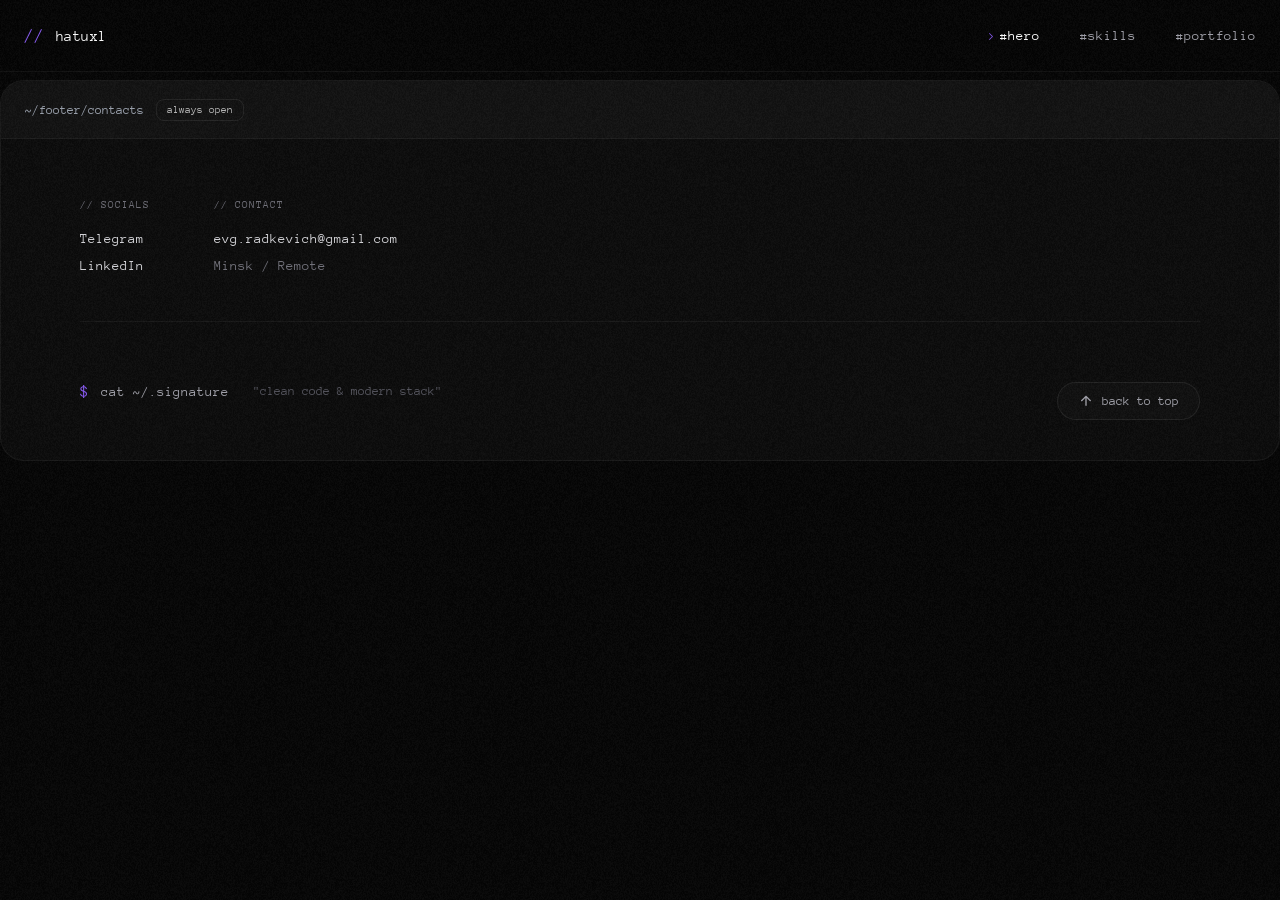
<file: index.html>
<!DOCTYPE html>
<html lang="">
  <head>
    <meta charset="UTF-8">
    <link rel="icon" href="/favicon.ico">
    <meta name="viewport" content="width=device-width, initial-scale=1.0">
    <title>hatuxl</title>
    <script type="module" crossorigin src="/assets/index-CPjkvCEQ.js"></script>
    <link rel="stylesheet" crossorigin href="/assets/index-Dpg976ES.css">
  </head>
  <body>
    <div id="app"></div>
  </body>
</html>
</file>
<file: assets/index-Dpg976ES.css>
@import "https://fonts.googleapis.com/css2?family=Anonymous+Pro:ital,wght@0,400;0,700;1,400;1,700&family=Space+Mono:ital,wght@0,400;0,700;1,400;1,700&display=swap";.header{z-index:100;-webkit-backdrop-filter:blur(16px);backdrop-filter:blur(16px);background:#050505d9;border-bottom:1px solid #ffffff0d;width:100%;height:72px;position:fixed;top:0}.header__container{justify-content:space-between;align-items:center;max-width:1400px;height:100%;margin:0 auto;padding:0 24px;display:flex}.header__logo{align-items:center;gap:12px;text-decoration:none;display:flex}.header__mark{color:#8b5cf6;font-size:18px;animation:.4s steps(2,end) infinite noiseShift}.header__name{color:#fff;letter-spacing:.03em;font-size:15px;font-weight:500}.header__nav{gap:40px;display:flex}@media screen and (width<=768px){.header__nav{gap:20px}}.header__link{color:#a1a1aa;background:unset;cursor:pointer;border:none;outline:none;font-size:14px;font-weight:500;text-decoration:none;transition:all .3s;position:relative}.header__link:before{content:">";color:#8b5cf6;opacity:0;width:4px;height:4px;transition:all .4s cubic-bezier(.16,1,.3,1);position:absolute;left:-10px;transform:translate(-50%)}.header__link:hover,.header__link--active{color:#fff}.header__link:hover:before,.header__link--active:before{opacity:1;animation:1s ease-in-out infinite glowPulse}@keyframes glowPulse{0%{opacity:.4}50%{opacity:1}to{opacity:.4}}@keyframes noiseShift{0%{transform:translate(0)}25%{transform:translate(-1%,1%)}50%{transform:translate(1%,-1%)}75%{transform:translate(1%,1%)}to{transform:translate(0)}}.footer[data-v-0d81d062]{margin-top:40px;padding:40px 0 60px}@media screen and (width<=768px){.footer[data-v-0d81d062]{margin-top:0;padding:0}}.footer__container[data-v-0d81d062]{max-width:1400px;margin:0 auto}.footer__window[data-v-0d81d062]{background:#0b0b0b;border:1px solid #ffffff0d;border-radius:24px;overflow:hidden}@media screen and (width<=768px){.footer__window[data-v-0d81d062]{border-radius:0}}.footer__header[data-v-0d81d062]{background:#111;border-bottom:1px solid #ffffff0d;align-items:center;gap:12px;height:58px;padding:0 24px;display:flex}.footer__path[data-v-0d81d062]{color:#9ca3af;font-size:13px}.footer__badge[data-v-0d81d062]{color:#b4b4b4;border:1px solid #ffffff14;border-radius:8px;padding:4px 10px;font-size:11px}.footer__content[data-v-0d81d062]{max-width:1200px;margin:0 auto;padding:60px 40px 40px}.footer__main[data-v-0d81d062]{border-bottom:1px solid #ffffff0d;flex-wrap:wrap;justify-content:space-between;gap:48px;margin-bottom:60px;padding-bottom:48px;display:flex}.footer__info[data-v-0d81d062]{flex:1;min-width:200px}.footer__terminal[data-v-0d81d062]{align-items:center;gap:12px;margin-bottom:20px;display:flex}.footer__prompt[data-v-0d81d062]{color:#8b5cf6;font-size:16px;font-weight:500}.footer__command[data-v-0d81d062]{color:#a1a1aa;font-size:14px}.footer__status[data-v-0d81d062]{color:#4ade80;background:#22c55e1a;border:1px solid #22c55e33;border-radius:40px;align-items:center;gap:10px;padding:8px 16px;font-size:14px;display:inline-flex}.footer__status-dot[data-v-0d81d062]{background:#22c55e;border-radius:50%;width:8px;height:8px;animation:2s infinite pulse-0d81d062}.footer__links[data-v-0d81d062]{flex-wrap:wrap;gap:64px;display:flex}.footer__column[data-v-0d81d062]{flex-direction:column;gap:12px;display:flex}.footer__label[data-v-0d81d062]{color:#71717a;letter-spacing:1px;margin-bottom:8px;font-size:11px}.footer__link[data-v-0d81d062]{color:#d4d4d8;font-size:14px;text-decoration:none;transition:all .2s}.footer__link[data-v-0d81d062]:hover{color:#8b5cf6;transform:translate(4px)}.footer__text[data-v-0d81d062]{color:#71717a;font-size:14px}.footer__bottom[data-v-0d81d062]{flex-wrap:wrap;justify-content:space-between;align-items:center;gap:24px;display:flex}.footer__signature[data-v-0d81d062]{color:#52525b;margin-left:12px;font-size:13px}.footer__back[data-v-0d81d062]{color:#a1a1aa;cursor:pointer;background:#ffffff05;border:1px solid #ffffff14;border-radius:40px;align-items:center;gap:8px;padding:10px 20px;font-size:13px;transition:all .3s;display:inline-flex}.footer__back[data-v-0d81d062]:hover{color:#8b5cf6;border-color:#8b5cf6;transform:translateY(-2px)}@keyframes pulse-0d81d062{0%,to{opacity:1}50%{opacity:.4}}@media (width<=768px){.footer__main[data-v-0d81d062]{flex-direction:column}.footer__links[data-v-0d81d062]{gap:32px}.footer__bottom[data-v-0d81d062]{flex-direction:column;align-items:flex-start}.footer__content[data-v-0d81d062]{padding:40px 24px 32px}}*{box-sizing:border-box;margin:0;padding:0;font-family:Anonymous Pro,monospace}html{scroll-behavior:smooth;scroll-padding-top:50px;font-family:Anonymous Pro,monospace;font-style:normal;font-weight:400}body{color:#fff;background-color:#050505}body:before{content:"";pointer-events:none;opacity:.3;z-index:99999998;background-image:url(/assets/noise-CTRzrg1P.webp);background-repeat:repeat;background-size:257px;display:block;position:fixed;inset:0}@keyframes ani-your_css_selector_here{0%{--y-0:93%;--s-start-0:14.49%;--s-end-0:72%;--c-0:#000;--x-0:93%;--x-1:26%;--c-1:#000;--s-start-1:0%;--s-end-1:45%;--y-1:9%;--y-2:79%;--s-start-2:2.92537%;--s-end-2:22.3889%;--x-2:15%;--c-2:#2a068459;--x-3:40%;--c-3:#0077ff80;--y-3:104%;--s-start-3:3.98535%;--s-end-3:47.5803%;--x-4:0%;--c-4:#1a3d9e;--y-4:60%;--s-start-4:2.3912%;--s-end-4:29.3077%;--x-5:92%;--c-5:#261d5d;--y-5:37%;--s-start-5:2.92537%;--s-end-5:22.3889%;--x-6:101%;--c-6:#0077ff30;--y-6:16%;--s-start-6:13.1736%;--s-end-6:31.7473%;--s-start-7:1%;--s-end-7:31%;--y-7:13%;--x-7:90%;--c-7:#1245fd;--c-8:#51e1c052;--x-8:104%;--y-8:56%;--s-start-8:3.98535%;--s-end-8:13.103%;--x-9:97%;--c-9:#0a2c6b2e;--y-9:19%;--s-start-9:18.5971%;--s-end-9:31%}to{--y-0:9%;--s-start-0:2.3912%;--s-end-0:43.9021%;--c-0:#000;--x-0:7%;--x-1:96%;--c-1:#000;--s-start-1:9%;--s-end-1:54.8056%;--y-1:93%;--y-2:103%;--s-start-2:3%;--s-end-2:26.7228%;--x-2:-2%;--c-2:#50e2c0;--x-3:33%;--c-3:#00ffff42;--y-3:82%;--s-start-3:2.3912%;--s-end-3:32.069%;--x-4:37%;--c-4:#083e7d94;--y-4:81%;--s-start-4:4.40643%;--s-end-4:37.2353%;--x-5:54%;--c-5:#8b12fd4f;--y-5:99%;--s-start-5:3%;--s-end-5:32.5371%;--x-6:104%;--c-6:#5e00ff26;--y-6:43%;--s-start-6:6%;--s-end-6:42.5011%;--s-start-7:5%;--s-end-7:13.1011%;--y-7:-16%;--x-7:104%;--c-7:#4e2650;--c-8:#00ffff1c;--x-8:97%;--y-8:30%;--s-start-8:2.3912%;--s-end-8:27.1418%;--x-9:78%;--c-9:#0a2c6b96;--y-9:4%;--s-start-9:5%;--s-end-9:21.3216%}}@property --y-0{syntax:"<percentage>";inherits:false;initial-value:93%}@property --s-start-0{syntax:"<percentage>";inherits:false;initial-value:14.49%}@property --s-end-0{syntax:"<percentage>";inherits:false;initial-value:72%}@property --c-0{syntax:"<color>";inherits:false;initial-value:#000}@property --x-0{syntax:"<percentage>";inherits:false;initial-value:93%}@property --x-1{syntax:"<percentage>";inherits:false;initial-value:26%}@property --c-1{syntax:"<color>";inherits:false;initial-value:#000}@property --s-start-1{syntax:"<percentage>";inherits:false;initial-value:0%}@property --s-end-1{syntax:"<percentage>";inherits:false;initial-value:45%}@property --y-1{syntax:"<percentage>";inherits:false;initial-value:9%}@property --y-2{syntax:"<percentage>";inherits:false;initial-value:79%}@property --s-start-2{syntax:"<percentage>";inherits:false;initial-value:2.92537%}@property --s-end-2{syntax:"<percentage>";inherits:false;initial-value:22.3889%}@property --x-2{syntax:"<percentage>";inherits:false;initial-value:15%}@property --c-2{syntax:"<color>";inherits:false;initial-value:#2a068459}@property --x-3{syntax:"<percentage>";inherits:false;initial-value:40%}@property --c-3{syntax:"<color>";inherits:false;initial-value:#0077ff80}@property --y-3{syntax:"<percentage>";inherits:false;initial-value:104%}@property --s-start-3{syntax:"<percentage>";inherits:false;initial-value:3.98535%}@property --s-end-3{syntax:"<percentage>";inherits:false;initial-value:47.5803%}@property --x-4{syntax:"<percentage>";inherits:false;initial-value:0%}@property --c-4{syntax:"<color>";inherits:false;initial-value:#1a3d9e}@property --y-4{syntax:"<percentage>";inherits:false;initial-value:60%}@property --s-start-4{syntax:"<percentage>";inherits:false;initial-value:2.3912%}@property --s-end-4{syntax:"<percentage>";inherits:false;initial-value:29.3077%}@property --x-5{syntax:"<percentage>";inherits:false;initial-value:92%}@property --c-5{syntax:"<color>";inherits:false;initial-value:#261d5d}@property --y-5{syntax:"<percentage>";inherits:false;initial-value:37%}@property --s-start-5{syntax:"<percentage>";inherits:false;initial-value:2.92537%}@property --s-end-5{syntax:"<percentage>";inherits:false;initial-value:22.3889%}@property --x-6{syntax:"<percentage>";inherits:false;initial-value:101%}@property --c-6{syntax:"<color>";inherits:false;initial-value:#0077ff30}@property --y-6{syntax:"<percentage>";inherits:false;initial-value:16%}@property --s-start-6{syntax:"<percentage>";inherits:false;initial-value:13.1736%}@property --s-end-6{syntax:"<percentage>";inherits:false;initial-value:31.7473%}@property --s-start-7{syntax:"<percentage>";inherits:false;initial-value:1%}@property --s-end-7{syntax:"<percentage>";inherits:false;initial-value:31%}@property --y-7{syntax:"<percentage>";inherits:false;initial-value:13%}@property --x-7{syntax:"<percentage>";inherits:false;initial-value:90%}@property --c-7{syntax:"<color>";inherits:false;initial-value:#1245fd}@property --c-8{syntax:"<color>";inherits:false;initial-value:#51e1c052}@property --x-8{syntax:"<percentage>";inherits:false;initial-value:104%}@property --y-8{syntax:"<percentage>";inherits:false;initial-value:56%}@property --s-start-8{syntax:"<percentage>";inherits:false;initial-value:3.98535%}@property --s-end-8{syntax:"<percentage>";inherits:false;initial-value:13.103%}@property --x-9{syntax:"<percentage>";inherits:false;initial-value:97%}@property --c-9{syntax:"<color>";inherits:false;initial-value:#0a2c6b2e}@property --y-9{syntax:"<percentage>";inherits:false;initial-value:19%}@property --s-start-9{syntax:"<percentage>";inherits:false;initial-value:18.5971%}@property --s-end-9{syntax:"<percentage>";inherits:false;initial-value:31%}.hero{--y-0:93%;--c-0:#000;--x-0:93%;--x-1:26%;--c-1:#000;--y-1:9%;--y-2:79%;--x-2:15%;--c-2:#2a068459;--x-3:40%;--c-3:#0077ff80;--y-3:104%;--x-4:0%;--c-4:#1a3d9e;--y-4:60%;--x-5:92%;--c-5:#261d5d;--y-5:37%;--x-6:101%;--c-6:#0077ff30;--y-6:16%;--y-7:13%;--x-7:90%;--c-7:#1245fd;--c-8:#51e1c052;--x-8:104%;--y-8:56%;--x-9:97%;--c-9:#0a2c6b2e;--y-9:19%;background-color:#000;background-image:radial-gradient(circle at var(--x-0) var(--y-0), var(--c-0) var(--s-start-0), transparent var(--s-end-0)), radial-gradient(circle at var(--x-1) var(--y-1), var(--c-1) var(--s-start-1), transparent var(--s-end-1)), radial-gradient(circle at var(--x-2) var(--y-2), var(--c-2) var(--s-start-2), transparent var(--s-end-2)), radial-gradient(circle at var(--x-3) var(--y-3), var(--c-3) var(--s-start-3), transparent var(--s-end-3)), radial-gradient(circle at var(--x-4) var(--y-4), var(--c-4) var(--s-start-4), transparent var(--s-end-4)), radial-gradient(circle at var(--x-5) var(--y-5), var(--c-5) var(--s-start-5), transparent var(--s-end-5)), radial-gradient(circle at var(--x-6) var(--y-6), var(--c-6) var(--s-start-6), transparent var(--s-end-6)), radial-gradient(circle at var(--x-7) var(--y-7), var(--c-7) var(--s-start-7), transparent var(--s-end-7)), radial-gradient(circle at var(--x-8) var(--y-8), var(--c-8) var(--s-start-8), transparent var(--s-end-8)), radial-gradient(circle at var(--x-9) var(--y-9), var(--c-9) var(--s-start-9), transparent var(--s-end-9));background-blend-mode:normal, normal, normal, normal, normal, normal, normal, normal, normal, normal;will-change:transform, opacity;contain:paint;animation:10s linear infinite alternate ani-your_css_selector_here}
</file>
